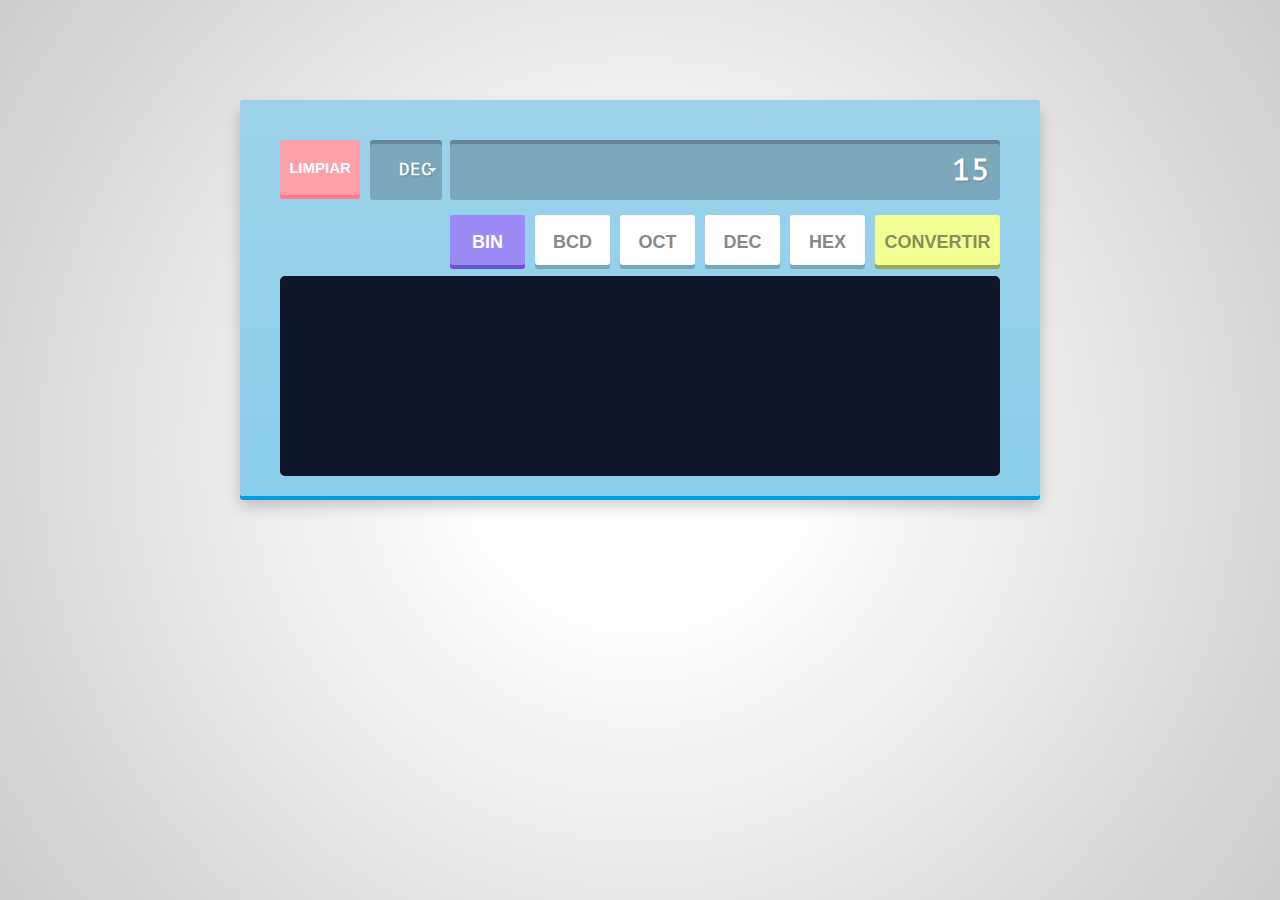
<file: 04/electronicadigital/conversionnumerica/index.html>
<!DOCTYPE html>
<html lang="es" ng-app="ConversionNumerica">
    <head>
        <meta charset="UTF-8">
        <meta name="viewport" content="width=device-width, initial-scale=1.0">
        <title>Sistemas de Conversión</title>
        <link rel="stylesheet" href="css/style.css">
        <link rel="stylesheet" href="css/font.css">
        <!-- PrefixFree
        <script src="http://thecodeplayer.com/uploads/js/prefixfree-1.0.7.js" type="text/javascript" type="text/javascript"></script>-->
        <script type="text/javascript" src="js/jquery.js"></script>
        <script type="text/javascript" src="js/angular.min.js"></script>
    </head>
    <body ng-controller="MainController">
        <div id="calculator">
            <!-- Screen and clear key -->
            <div class="top">
                <span ng-click="limpiar()" class="clear">LIMPIAR</span>
                <input ng-model="numero" type="text" class="screen" id="display" />
                <select ng-model="base" id="base-selector" class="screen" />
                    <option>HEX</option>
                    <option>DEC</option>
                    <option>OCT</option>
                    <option>BCD</option>
                    <option>BIN</option>
                </select>
            </div>

            <div class="keys">
                <!-- operators and other keys -->
                <span ng-click="convertir(numero, base, convertir_base)" class="eval">CONVERTIR</span>
                <span ng-click="cambiarBase('HEX')" ng-class="{'active': isSelected('HEX')}">HEX</span>
                <span ng-click="cambiarBase('DEC')" ng-class="{'active': isSelected('DEC')}">DEC</span>
                <span ng-click="cambiarBase('OCT')" ng-class="{'active': isSelected('OCT')}">OCT</span>
                <span ng-click="cambiarBase('BCD')" ng-class="{'active': isSelected('BCD')}">BCD</span>
                <span ng-click="cambiarBase('BIN')" ng-class="{'active': isSelected('BIN')}">BIN</span>
            </div>
            <pre class="bottom" id="console">{{ output }}</pre>
        </div>


        <script type="text/javascript" src="js/app.js"></script>

    </body>
</html>
</file>
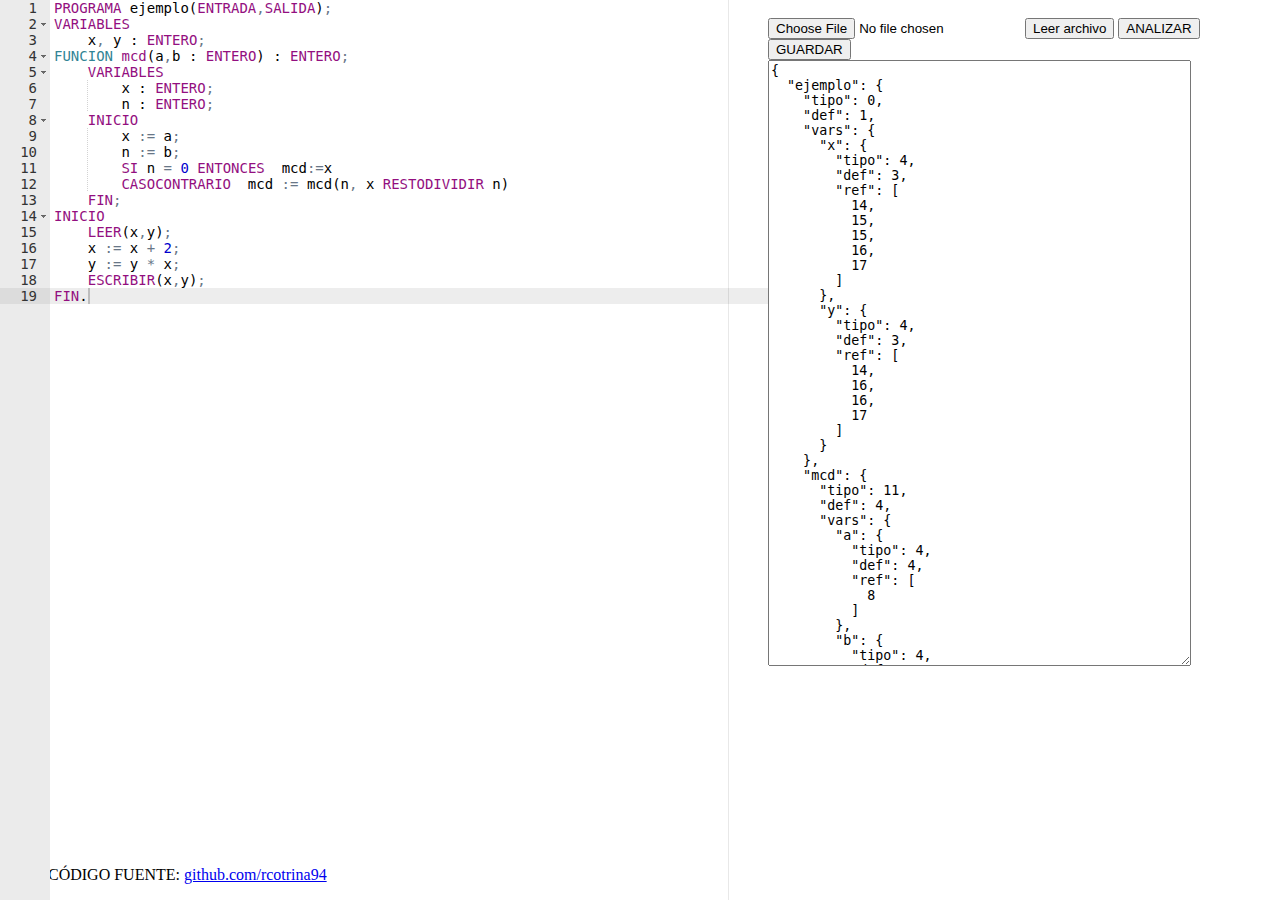
<file: 05/teolenguajesycompiladores/und01/analizador/index.html>
<html lang="es">
	<head>
		<meta charset="utf-8">
		<title>Analizador Lexicográfico</title>
		<link rel="stylesheet" href="css/main.css">
	</head>
	<body>
		<div id="editor"></div>
		<div id="controls">
			<code id="msg"></code>		<br />
			<div class="controls">
				<input type="file" id="fileToLoad">
				<button onclick="loadFileAsText()">Leer archivo</button>
				<button onclick="c.analizar()"> ANALIZAR</button>
				<button onclick="download()">GUARDAR</button>
			</div>			
			<textarea name="output" id="output" cols="50" rows="40" readonly></textarea>
		</div>
		
		<blockquote>CÓDIGO FUENTE: <a href="https://github.com/rcotrina94/uns/tree/gh-pages/05/teolenguajesycompiladores/und01/analizador">github.com/rcotrina94</a></blockquote>
		<script>
			console.time("TOTAL");
		</script>
		<script src="lib/ace.js" data-ace-base="lib" type="text/javascript" charset="utf-8"></script>
		<script src="lib/keybinding-vim.js"></script>
		<script src="lib/keybinding-emacs.js"></script>
		<script type="text/javascript" charset="utf-8">
		    var editor = ace.edit("editor");
			editor.$blockScrolling = Infinity;
			editor.setFontSize(14);
		    editor.setTheme("ace/theme/chrome");
			// editor.getSession().setMode("ace/mode/pascal");
		</script>
		<script src="js/utils.js"></script>
		<script src="js/app.js"></script>
		<script src="js/fileManager.js"></script>
		<script>
			var c = new Codigo();
			c.set();
			c.analizar();
			editor.on('change', function(e){
				 c.analizar();
			});			
			editor.getSession().setMode("ace/mode/pascal");
		</script>
	</body>
</html>
</file>
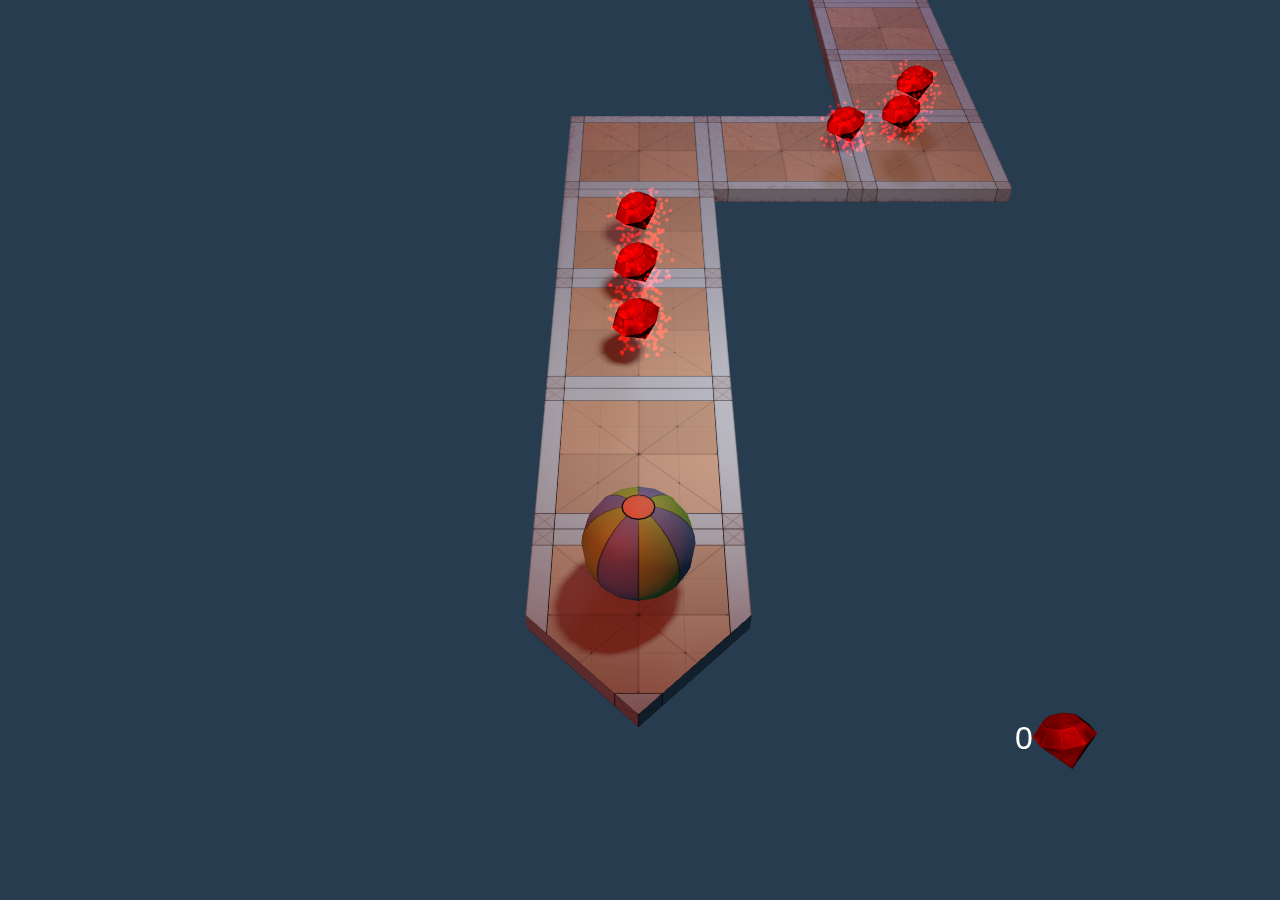
<file: 07/ia/und02/game/index.html>
<!doctype html>
<html>
<head>
    <meta name='viewport' content='width=device-width, initial-scale=1, maximum-scale=1, minimum-scale=1, user-scalable=no' />
    <meta charset='utf-8'>
    <link rel="stylesheet" type="text/css" href="styles.css">
    <link rel="manifest" href="manifest.json">
    <style></style>
    <title>IA-game</title>
    <script src="playcanvas-stable.min.js"></script>
    <script>
        ASSET_PREFIX = "";
        SCENE_PATH = "440976.json";
        CONTEXT_OPTIONS = {
            'alpha': true,
            'preserveDrawingBuffer': false
        };
        pc.script.legacy = true;
    </script>
</head>
<body>
    <script src="__start__.js"></script>
    <script src="__loading__.js"></script>
</body>
</html>
</file>
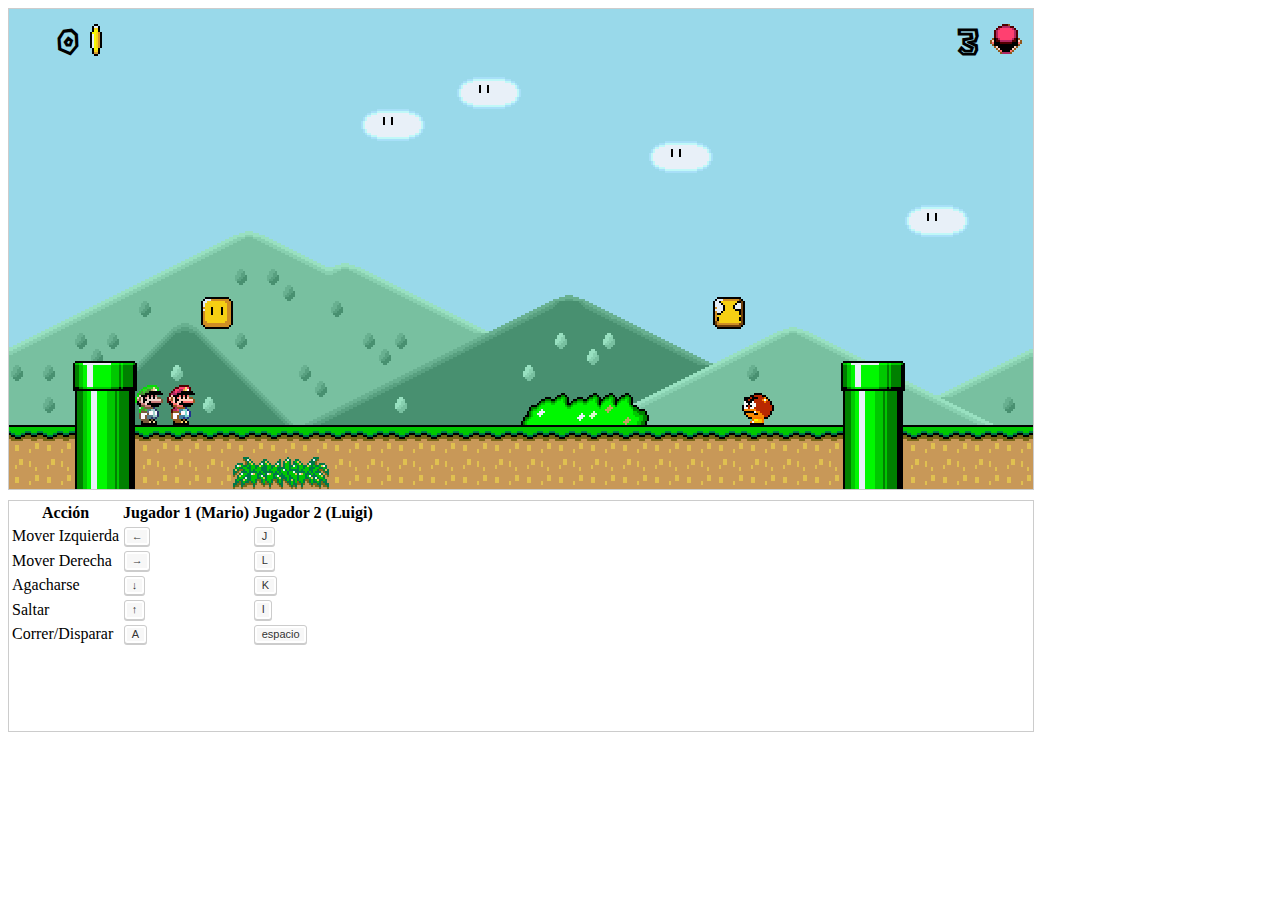
<file: 07/ia/und02/mario/index.html>
﻿<!doctype html>
<html>
<head>
	<meta charset=utf-8 />
	<title>Super Mario HTML5 Test</title>
	<link href="https://maxcdn.bootstrapcdn.com/bootstrap/3.3.6/css/bootstrap.min.css" rel="stylesheet" integrity="sha384-1q8mTJOASx8j1Au+a5WDVnPi2lkFfwwEAa8hDDdjZlpLegxhjVME1fgjWPGmkzs7" crossorigin="anonymous">
	<link href="Content/style.css" rel="stylesheet" />
</head>
<body>
	<div id="game">
		<div id="world">
		</div>
		<div id="coinNumber" class="gauge">0</div>
		<div id="coin" class="gaugeSprite"></div>
		<div id="liveNumber" class="gauge">0</div>
		<div id="live" class="gaugeSprite"></div>
	</div>
	<div id="instructions">
		<table class="table">
			<thead>
				<tr>
					<th>Acción</th>
					<th>Jugador 1 (Mario)</th>
					<th>Jugador 2 (Luigi)</th>
				</tr>
			</thead>
			<tbody>
				<tr>
					<td>Mover Izquierda</td>
					<td><kbd>←</kbd></td>
					<td><kbd>J</kbd></td>
				</tr>
				<tr>
					<td>Mover Derecha</td>
					<td><kbd>→</kbd></td>
					<td><kbd>L</kbd></td>
				</tr>
				<tr>
					<td>Agacharse</td>
					<td><kbd>↓</kbd></td>
					<td><kbd>K</kbd></td>
				</tr>
				<tr>
					<td>Saltar</td>
					<td><kbd>↑</kbd></td>
					<td><kbd>I</kbd></td>
				</tr>
				<tr>
					<td>Correr/Disparar</td>
					<td><kbd>A</kbd></td>
					<td><kbd>espacio</kbd></td>
				</tr>
			</tbody>
		</table>

	</div>
	<script src="https://ajax.googleapis.com/ajax/libs/jquery/1.7.2/jquery.min.js"></script>
	<script>window.jQuery || document.write('<script src="Scripts/jQuery.js"><\/script>')</script>
	<script src="Scripts/testlevels.js"></script>
	<script src="Scripts/oop.js"></script>
	<script src="Scripts/keys.js"></script>
	<script src="Scripts/constants.js"></script>
	<script src="Scripts/main.js"></script>
</body>
</html>
</file>
<file: 04/electronicadigital/conversionnumerica/css/font.css>
/* cyrillic-ext */
@font-face {
  font-family: 'PT Mono';
  font-style: normal;
  font-weight: 400;
  src: local('PT Mono'), local('PTMono-Regular'), url(../font/mono.woff2) format('woff2');
  unicode-range: U+0460-052F, U+20B4, U+2DE0-2DFF, U+A640-A69F;
}
/* cyrillic */
@font-face {
  font-family: 'PT Mono';
  font-style: normal;
  font-weight: 400;
  src: local('PT Mono'), local('PTMono-Regular'), url(../font/mono2.woff2) format('woff2');
  unicode-range: U+0400-045F, U+0490-0491, U+04B0-04B1, U+2116;
}
/* latin-ext */
@font-face {
  font-family: 'PT Mono';
  font-style: normal;
  font-weight: 400;
  src: local('PT Mono'), local('PTMono-Regular'), url(../font/mono3.woff2) format('woff2');
  unicode-range: U+0100-024F, U+1E00-1EFF, U+20A0-20AB, U+20AD-20CF, U+2C60-2C7F, U+A720-A7FF;
}
/* latin */
@font-face {
  font-family: 'PT Mono';
  font-style: normal;
  font-weight: 400;
  src: local('PT Mono'), local('PTMono-Regular'), url(../font/mono4.woff2) format('woff2');
  unicode-range: U+0000-00FF, U+0131, U+0152-0153, U+02C6, U+02DA, U+02DC, U+2000-206F, U+2074, U+20AC, U+2212, U+2215, U+E0FF, U+EFFD, U+F000;
}
</file>
<file: 05/teolenguajesycompiladores/und01/analizador/css/main.css>
#editor { 
	position: absolute;
	top: 0;
	left: 0;
	bottom: 0;
	width:60%;
}
#controls{
	position: absolute;
	top:0;
	right:0;
	bottom:0;
	width: 40%;
}
blockquote {
	position: absolute;
	bottom:0;
}
</file>
<file: 07/ia/und02/game/styles.css>
html {
    height: 100%;
    background-color: #1d292c;
}
body {
    margin: 0;
    max-height: 100%;
    height: 100%;
    overflow: hidden;
    background-color: #1d292c;
    font-family: Helvetica, arial, sans-serif;
    position: relative;
    width: 100%;
}

#application-canvas {
    display: block;
    position: absolute;
    top: 0;
    left: 0;
    right: 0;
    bottom: 0;
}
#application-canvas.fill-mode-NONE {
    margin: auto;
}
#application-canvas.fill-mode-KEEP_ASPECT {
    width: 100%;
    height: auto;
    margin: 0;
}
#application-canvas.fill-mode-FILL_WINDOW {
    width: 100%;
    height: 100%;
    margin: 0;
}

canvas:focus {
    outline: none;
}
</file>
<file: 07/ia/und02/mario/Content/style.css>
﻿@font-face {
   font-family: 'SMB';
   src: local('Super Mario Bros.'),
        url('fonts/Super Mario Bros.ttf') format('truetype');
   font-style: normal;
}

/*#game {
	height: 480px; width: 640px; position: absolute; left: 50%; top: 50%;
	margin-left: -321px; margin-top: -241px; border: 1px solid #ccc; overflow: hidden;
}*/
#game {
	height: 480px; width: 1024px; position: absolute;
	border: 1px solid #ccc; overflow: hidden;
}
#instructions {
	height: 230px; width: 1024px; position: absolute;
	top: 500px;
	border: 1px solid #ccc; overflow: hidden;
}
#world {
	margin: 0; padding: 0; height: 100%; width: 100%; position: absolute;
	bottom: 0; left: 0; z-index: 0;
}
.gauge {
	margin: 0; padding: 0; height: 50px; width: 70px; text-align: right; font-size: 2em;
	font-weight: bold; position: absolute; top: 17px; right: 52px; z-index: 1000;
	position: absolute; font-family: 'SMB';
}
.gaugeSprite {
	margin: 0; padding: 0; z-index: 1000; position: absolute;
}
#coinNumber {
	left: 0;
}
#liveNumber {
	right: 52px;
}
#coin {
	height: 32px; width: 32px; background-image : url(mario-objects.png);
	background-position: 0 0; top: 15px; left: 70px;
}
#live {
	height: 40px; width: 40px; background-image : url(mario-sprites.png);
	background-position : 0 -430px; top: 12px; right: 8px;
}
.figure {
	margin: 0; padding: 0; z-index: 99; position: absolute;
}
.matter {
	margin: 0; padding: 0; z-index: 95; position: absolute; width: 32px; height: 32px;
}

kbd{
    -moz-border-radius:3px;
    -moz-box-shadow:0 1px 0 rgba(0,0,0,0.2),0 0 0 2px #fff inset;
    -webkit-border-radius:3px;
    -webkit-box-shadow:0 1px 0 rgba(0,0,0,0.2),0 0 0 2px #fff inset;
    background-color:#f7f7f7;
    border:1px solid #ccc;
    border-radius:3px;
    box-shadow:0 1px 0 rgba(0,0,0,0.2),0 0 0 2px #fff inset;
    color:#333;
    display:inline-block;
    font-family:Arial,Helvetica,sans-serif;
    font-size:11px;
    line-height:1.4;
    margin:0 .1em;
    padding:.1em .6em;
    text-shadow:0 1px 0 #fff;
}
</file>
<file: 04/electronicadigital/conversionnumerica/css/style.css>
/* Basic reset */
* {
    margin: 0;
    padding: 0;
    box-sizing: border-box;

    /* Better text styling */
    font: bold 18px Arial, sans-serif;
}

/* Finally adding some IE9 fallbacks for gradients to finish things up */


/* A nice BG gradient */
html {
    height: 100%;
    background: white;
    background: radial-gradient(circle, #fff 20%, #ccc);
    background-size: cover;
}

pre {
    white-space: pre-wrap;       /* css-3 */
    white-space: -moz-pre-wrap;  /* Mozilla, since 1999 */
    white-space: -pre-wrap;      /* Opera 4-6 */
    white-space: -o-pre-wrap;    /* Opera 7 */
    word-wrap: break-word;       /* Internet Explorer 5.5+ */
}

/* Using box shadows to create 3D effects */
#calculator {
    width: 800px;
    height: auto;

    margin: 100px auto;
    padding: 40px 40px 20px;

    background: #9dd2ea;
    background: linear-gradient(#9dd2ea, #8bceec);
    border-radius: 3px;
    box-shadow: 0px 4px #009de4, 0px 10px 15px rgba(0, 0, 0, 0.2);
}

/* Top portion */
.top span.clear {
    float: left;
    height: 55px !important;
    width: 80px !important;
    margin-bottom: 20px !important;
}

/* Inset shadow on the screen to create indent */
.top .screen {
    height: 60px;
    width: 550px;

    float: right;

    padding: 0 10px;

    background: rgba(0, 0, 0, 0.2);
    border-radius: 3px;
    box-shadow: inset 0px 4px rgba(0, 0, 0, 0.2);

    /* Typography */
    font-size: 17px;
    line-height: 40px;
    color: white;
    text-shadow: 1px 1px 2px rgba(0, 0, 0, 0.2);
    text-align: right;
    letter-spacing: 1px;
    font-family: 'PT Mono';
}

#display{
    font-size: 30px;
}

#base-selector {
    margin-right:8px;
    width:72px;
}

.top select {
    border: 0 !important;  /*Removes border*/
    -webkit-appearance: none;  /*Removes default chrome and safari style*/
    -moz-appearance: none; /* Removes Default Firefox style*/
    background: rgba(0, 0, 0, 0.2) url(../img/select-arrow.png) no-repeat 90% center !important;
    width: 100px; /*Width of select dropdown to give space for arrow image*/
    text-indent: 0.01px; /* Removes default arrow from firefox*/
    text-overflow: "";  /*Removes default arrow from firefox*/ /*My custom style for fonts*/
    color: #FFF;
    border-radius: 15px;
    padding: 5px;
}

.top select > option{
    color: white;
    background-color: #75A4BA;
    font-family: 'PT Mono';
}
input{
    border-width:0px;
    border:none;
}

/* Clear floats */
.keys, .top {overflow: hidden;}

/* Applying same to the keys */
.keys span, .top span.clear {
    vertical-align: middle;
    float: left;
    position: relative;
    top: 0;

    cursor: pointer;

    width: 80px;
    height: 50px;
    line-height: 54px;

    background: white;
    border-radius: 3px;
    box-shadow: 0px 4px rgba(0, 0, 0, 0.2);

    margin: 0 10px 11px 0;

    color: #888;
    text-align: center;

    /* prevent selection of text inside keys */
    user-select: none;

    /* Smoothing out hover and active states using css3 transitions */
    transition: all 0.2s ease;
}
.keys span{
    float: right;
    width: 75px;
}
/* Remove right margins from operator keys */
/* style different type of keys (operators/evaluate/clear) differently */
.keys span.operator {
    background: #FFF0F5;
    margin-right: 0;
}

.keys span.eval {
    background: #f1ff92;
    box-shadow: 0px 4px #9da853;
    color: #888e5f;
    float:right;
    margin-right: 0;
    width: 125px;
}

.top span.clear {
    line-height: 55px;
    background: #ff9fa8;
    box-shadow: 0px 4px #ff7c87;
    color: white;
    font-size:15px;
}

/* Some hover effects */
.keys span.active, .keys span:hover {
    background: #9c89f6;
    box-shadow: 0px 4px #6b54d3;
    color: white;
}

.keys span.eval:hover {
    background: #abb850;
    box-shadow: 0px 4px #717a33;
    color: #ffffff;
}

.top span.clear:hover {
    background: #f68991;
    box-shadow: 0px 4px #d3545d;
    color: white;
}

/* Simulating "pressed" effect on active state of the keys by removing the box-shadow and moving the keys down a bit */
.keys span:active {
    box-shadow: 0px 0px #6b54d3;
    top: 4px;
}


.keys span.eval:active {
    box-shadow: 0px 0px #717a33;
    top: 4px;
}

.top span.clear:active {
    top: 4px;
    box-shadow: 0px 0px #d3545d;
}

#console {
    padding:10px;
    font-family: 'PT Mono';
    color:white;
    background: #0E1628;
    width: 100%;
    right: 0;
    bottom: 0;
    height: 200px;
    border-radius: 5px;
}








/**{
    margin: 0;
    padding: 0;
}
body{
    background-image: url();
    background-size: 100vW 100vh;
    background-attachment: fixed;
    margin: 0;
    font-family: monospace;

}
section{
    width: 500px;
    margin: auto;
    background: rgba(0,0,0,0.4);
    padding: 20px 30px;
    box-sizing: border-box;
    margin-top: 5%;
    border-radius: 10px;
    box-shadow: 20px 20px 50px #999;
    -webkit-box-shadow: 20px 20px 50px #999;
    -moz-box-shadow: 20px 20px 50px #999;
    -o-box-shadow: 20px 20px 50px #999;
}
.flex-container{
    display: flex;
    justify-content: space-around;
}
h2{
    color: #fff;
    text-align: center;
    margin: 0;
    font-size: 30px;
    margin-bottom: 20px;
}
section>input{
    width: 100%;
    margin-bottom: 20px;
    padding: 7px;
    box-sizing: border-box;
    font-size: 17px;
    border: none;
    border-radius: 5px;
    background: #eee;
    color:#999;
}
.row{
    display: flex;
    justify-content: space-around;
    align-items: center;
}
.row>input[type="submit"]{
    padding: 10px 25px 10px 25px;
    border: none;
    border-radius: 7px;
    background: #CCC;
    color:beige;
     box-shadow: 2px 2px 5px #CCC;
    -webkit-box-shadow: 2px 2px 5px #CCC;
    -moz-box-shadow: 2px 2px 5px #CCC;
    -o-box-shadow: 2px 2px 5px #CCC;
}
.row>input[type="submit"]:hover{
    background: #d3594f;
    color:beige;
    box-shadow: 1px 1px 3px #d3594f;
    -webkit-box-shadow: 1px 1px 3px #d3594f;
    -moz-box-shadow: 1px 1px 3px #d3594f;
    -o-box-shadow: 1px 1px 3px #d3594f;
}
.row>input[type="submit"]:focus{
    background: #d3594f;
    color:beige;
    box-shadow: 2px 2px 5px #d3594f;
    -webkit-box-shadow: 2px 2px 5px #d3594f;
    -moz-box-shadow: 2px 2px 5px #d3594f;
    -o-box-shadow: 2px 2px 5px #d3594f;
}
input[type="button"]{
    background:red;
    color: #fff;
    border: none;
    border-radius: 5px;
    transition: 0.7s ease;
    -moz-transition: 0.7s ease;
    -webkit-transition: 0.7s ease;
    -o-transition: 0.7s ease;
}
.flex-item>input{
    background:#eee;
    color: #888;
    font-size: 17px;
    padding: 10px 20px 10px 20px;
    border: none;
    border-radius: 5px;
    margin: 5px;
    box-shadow: 2px 2px 5px #eee;
    -webkit-box-shadow: 2px 2px 5px #eee;
  -moz-box-shadow: 2px 2px 5px #eee;
  -o-box-shadow: 2px 2px 5px #eee;
}
input[type="button"]:hover, div>input:hover{
    cursor: pointer;
    color:#67655D;
    transform : scale(1.3);
		-moz-transform : scale(1.3);
		-webkit-transform : scale(1.3);
		-o-transform : scale(1.3);
		-ms-transform : scale(1.3);
}
@media(max-width:480px){
    section{
        width: 100%;
    }
}*/
</file>
